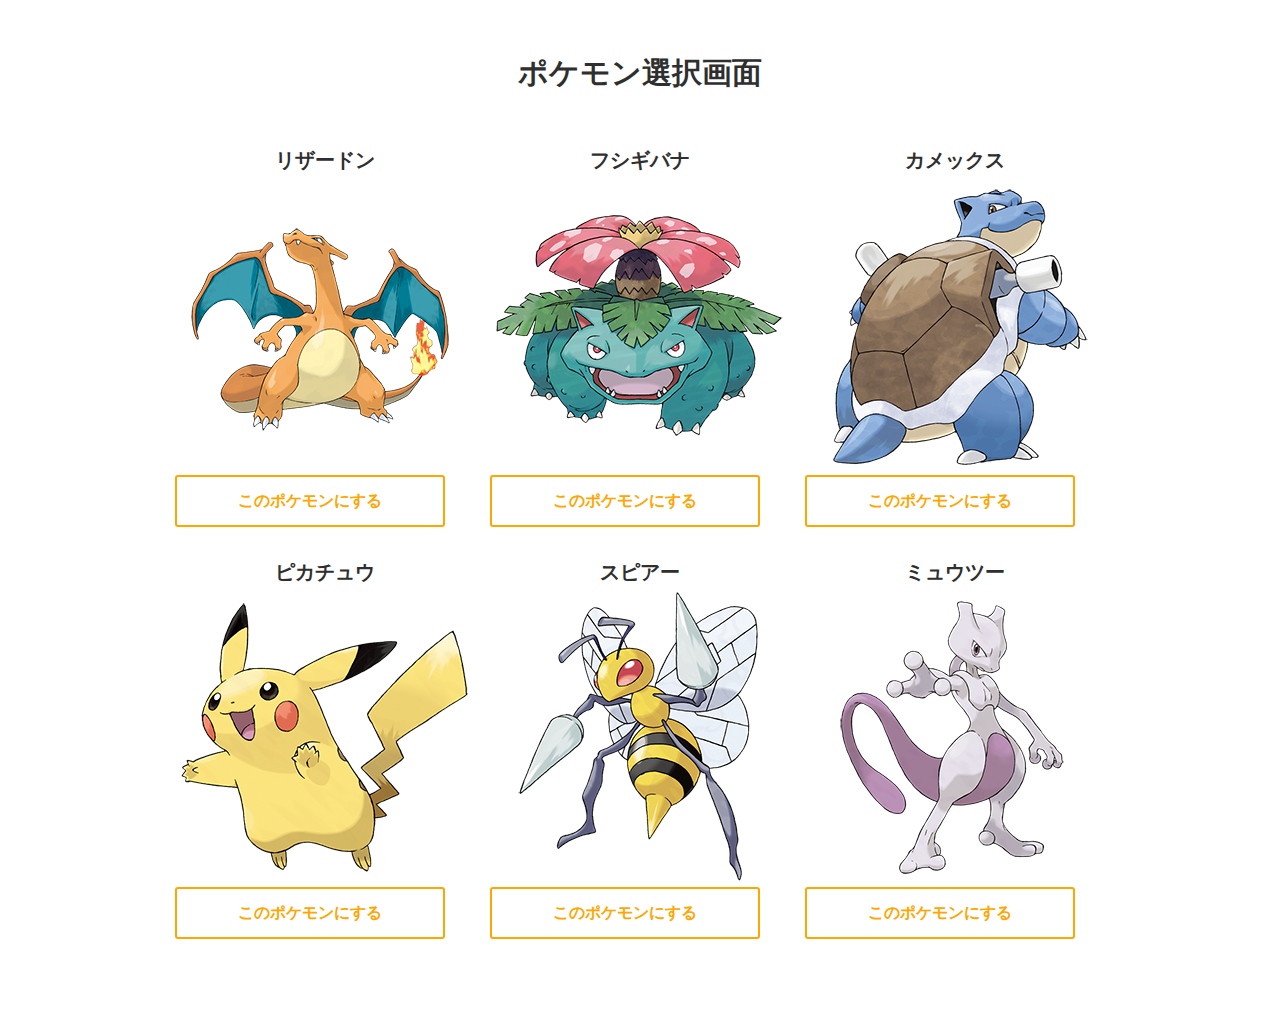
<file: index.html>
<!DOCTYPE html>
<html lang="ja">
<head>
    <meta charset="UTF-8">
    <meta name="viewport" content="width=device-width, initial-scale=1.0">
    <script src="https://code.jquery.com/jquery-3.2.1.min.js"></script>
    <link rel="stylesheet" href="css/reset.css">
    <link rel="stylesheet" href="css/style.css">
    <title>ポケモンゲーム</title>
</head>
<body>
    <h1 class="title">ポケモン選択画面</h1>
    <div class="main">
        <ul id="js-list">
        </ul>
    </div>
    <script src="js/index.js"></script>
</body>
</html>
</file>
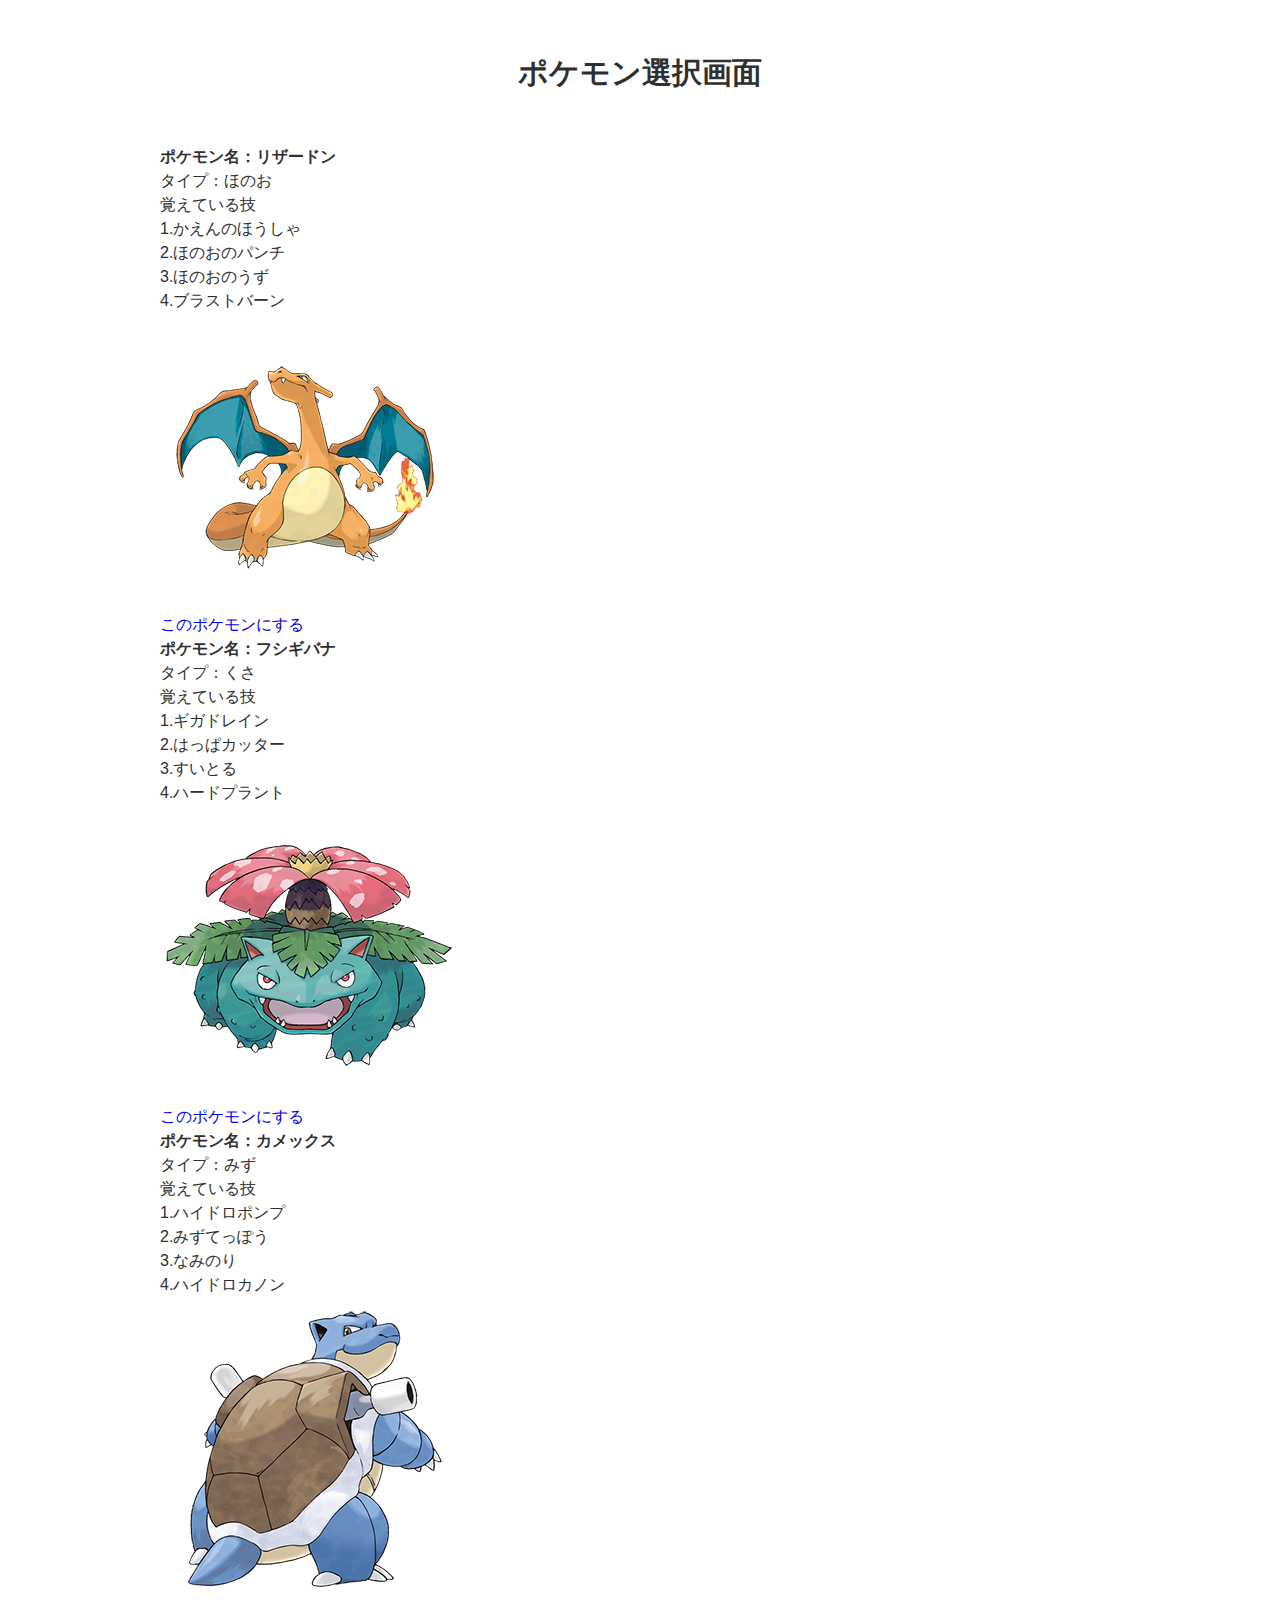
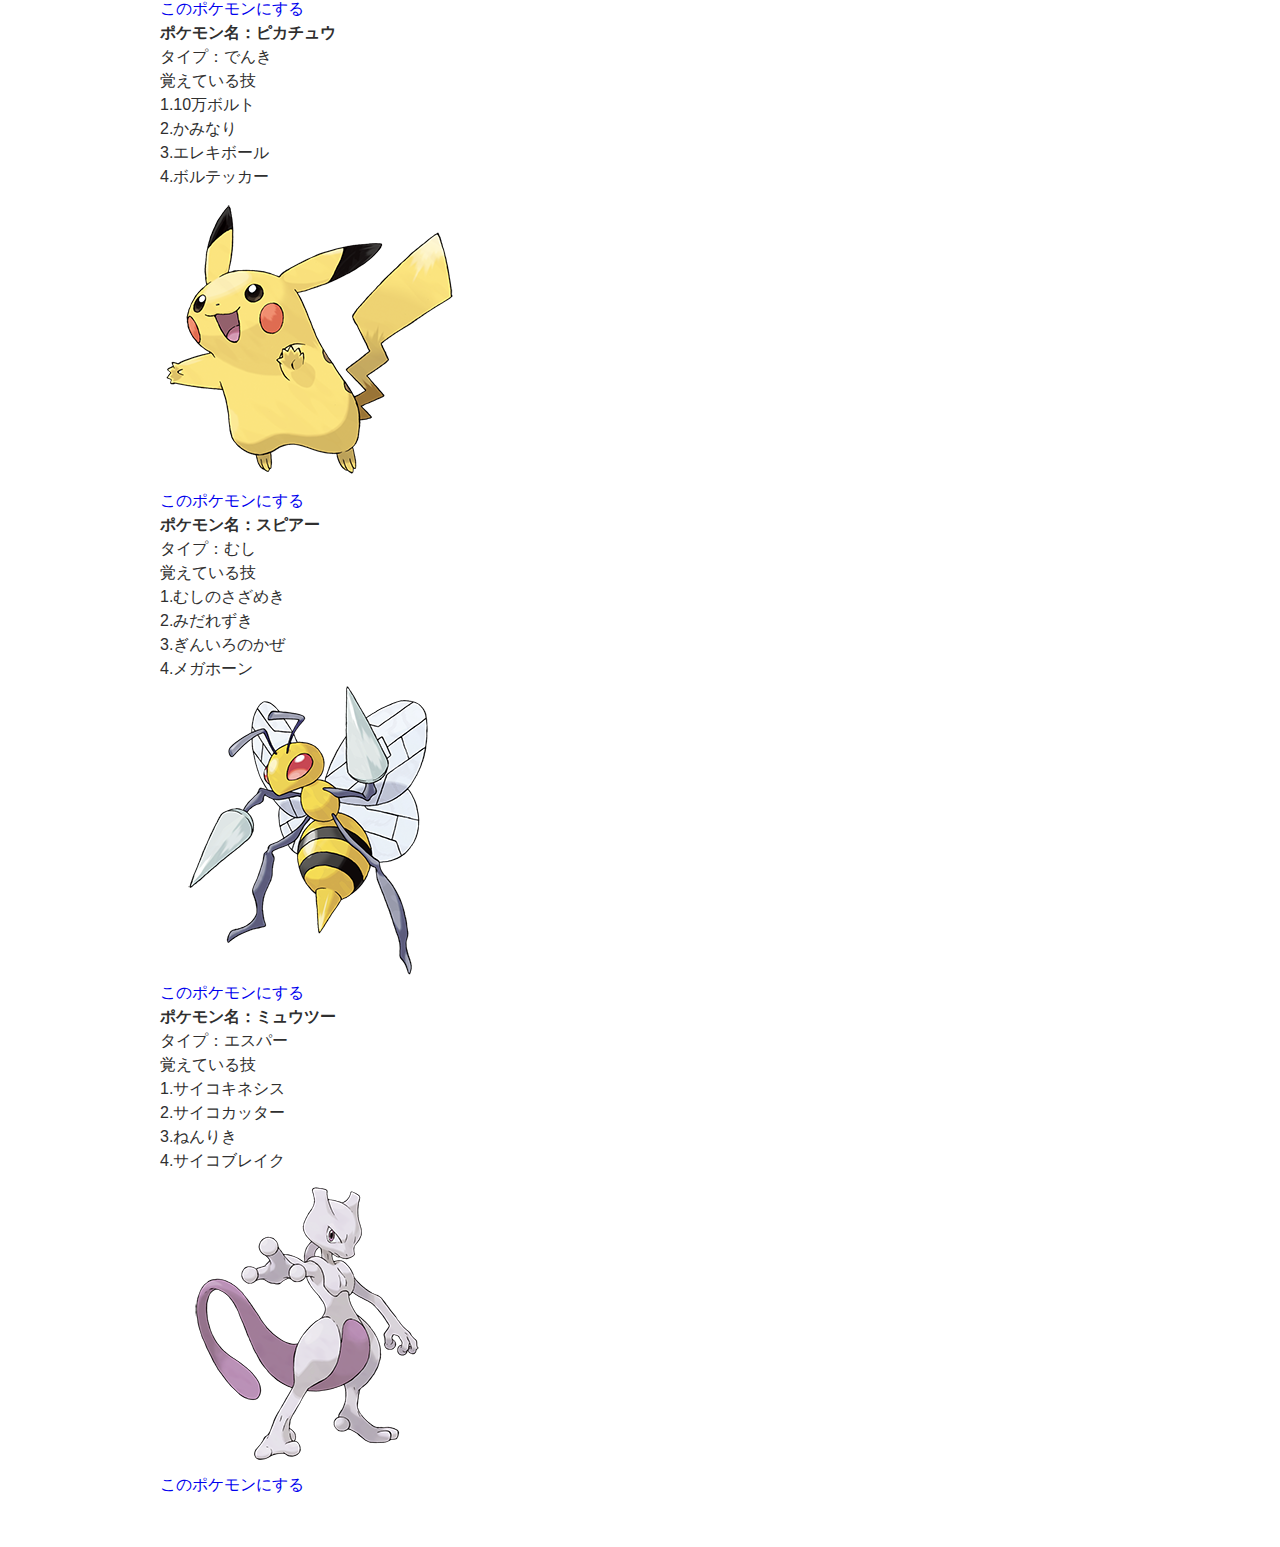
<file: test.html>
<!DOCTYPE html>
<html lang="ja">
<head>
    <meta charset="UTF-8">
    <meta name="viewport" content="width=device-width, initial-scale=1.0">
    <script src="https://code.jquery.com/jquery-3.2.1.min.js"></script>
    <link rel="stylesheet" href="css/style.css">
    <link rel="stylesheet" href="css/reset.css">
    <title>ポケモン対戦ゲーム</title>
</head>
<body>
    <h1 class="title">ポケモン選択画面</h1>
    <div class="main">
        <div class="poke-box poke-box1">
            <div class="poke">
                <h3 class="title-name">ポケモン名：リザードン</h3>
                <p>タイプ：ほのお</p>
                <div class="skill-list">
                <p>覚えている技</p>
                    <div class="skill-box1">
                        <p>1.かえんのほうしゃ</p>
                        <p>2.ほのおのパンチ</p>
                    </div>
                    <div class="skill-box2">
                        <p>3.ほのおのうず</p>
                        <p>4.ブラストバーン</p>
                    </div>
                </div>
                <img src="img/dragon.png" alt="リザードン" class="img-margin">
                <div class="btn-box">
                    <a href="choice/dragon.html?id=1" class="link-item js-pokemonSelect">このポケモンにする</a>
                </div>
            </div>
            <div class="poke">
                <h3 class="title-name">ポケモン名：フシギバナ</h3>
                <p>タイプ：くさ</p>
                <div class="skill-list">
                <p>覚えている技</p>
                    <div class="skill-box1">
                        <p>1.ギガドレイン</p>
                        <p>2.はっぱカッター</p>
                    </div>
                    <div class="skill-box2">
                        <p>3.すいとる</p>
                        <p>4.ハードプラント</p>
                    </div>
                </div>
                <img src="img/flower.png" alt="フシギバナ" class="img-margin">
                <div class="btn-box">
                    <a href="choice/flower.html?id=2" class="link-item js-pokemonSelect">このポケモンにする</a>
                </div>
            </div>
            <div class="poke">
                <h3 class="title-name">ポケモン名：カメックス</h3>
                <p>タイプ：みず</p>
                <div class="skill-list">
                <p>覚えている技</p>
                    <div class="skill-box1">
                        <p>1.ハイドロポンプ</p>
                        <p>2.みずてっぽう</p>
                    </div>
                    <div class="skill-box2">
                        <p>3.なみのり</p>
                        <p>4.ハイドロカノン</p>
                    </div>
                </div>
                <img src="img/turtle.png" alt="カメックス" class="img-margin">
                <div class="btn-box">
                    <a href="choice/turtle.html?id=3" class="link-item js-pokemonSelect">このポケモンにする</a>
                </div>
            </div>
        </div>
        <div class="poke-box">
            <div class="poke">
                <h3 class="title-name">ポケモン名：ピカチュウ</h3>
                <p>タイプ：でんき</p>
                <div class="skill-list">
                <p>覚えている技</p>
                    <div class="skill-box1">
                        <p>1.10万ボルト</p>
                        <p>2.かみなり</p>
                    </div>
                    <div class="skill-box2">
                        <p>3.エレキボール</p>
                        <p>4.ボルテッカー</p>
                    </div>
                </div>
                <img src="img/pikachu.png" alt="ピカチュウ" class="img-margin">
                <div class="btn-box">
                    <a href="choice/pikachu.html?id=4" class="link-item js-pokemonSelect">このポケモンにする</a>
                </div>
            </div>
            <div class="poke">
                <h3 class="title-name">ポケモン名：スピアー</h3>
                <p>タイプ：むし</p>
                <div class="skill-list">
                <p>覚えている技</p>
                    <div class="skill-box1">
                        <p>1.むしのさざめき</p>
                        <p>2.みだれずき</p>
                    </div>
                    <div class="skill-box2">
                        <p>3.ぎんいろのかぜ</p>
                        <p>4.メガホーン</p>
                    </div>
                </div>
                <img src="img/hornet.png" alt="スピアー" class="img-margin">
                <div class="btn-box">
                    <a href="choice/hornet.html?id=5" class="link-item js-pokemonSelect">このポケモンにする</a>
                </div>
            </div>
            <div class="poke">
                <h3 class="title-name">ポケモン名：ミュウツー</h3>
                <p>タイプ：エスパー</p>
                <div class="skill-list">
                <p>覚えている技</p>
                    <div class="skill-box1">
                        <p>1.サイコキネシス</p>
                        <p>2.サイコカッター</p>
                    </div>
                    <div class="skill-box2">
                        <p>3.ねんりき</p>
                        <p>4.サイコブレイク</p>
                    </div>
                </div>
                <img src="img/myuutu.png" alt="ミュウツー" class="img-margin">
                <div class="btn-box">
                    <a href="choice/myuutu.html?id=6" class="link-item js-pokemonSelect">このポケモンにする</a>
                </div>
            </div>
        </div>
    </div>
    <script src="js/index.js"></script>
</body>
</html>
</file>
<file: css/style.css>
@charset "utf-8";

.title {
    font-size: 30px;
    padding: 50px 0;
    text-align: center;
}

.main {
    max-width: 960px;
    margin: auto;
    margin-bottom: 50px;
}

.main #js-list {
    display: flex;
    flex-wrap: wrap;
    justify-content: space-evenly;
    text-align: left;
}

.main #js-list .list-box {
    margin-bottom: 30px;
}

.main #js-list .list-box .link-box {
    display: block;
    width: 90%;
	padding: 12px;
	text-align: center;
    text-decoration: none;
    font-weight: bold;
	border: 2px solid #ffa600;
	border-radius: 3px;
	transition: .4s;
}

.main #js-list .list-box .link-box:hover {
    background-color: #ffa600;
}

.main #js-list .list-box .link-box .link-item {
    color: #ffa600;
}

.main #js-list .list-box .link-box .link-item:hover {
    color: #fff;
}

.main #js-list .list-box .poke-box .name-title {
    font-size: 20px;
    text-align: center;
}
</file>
